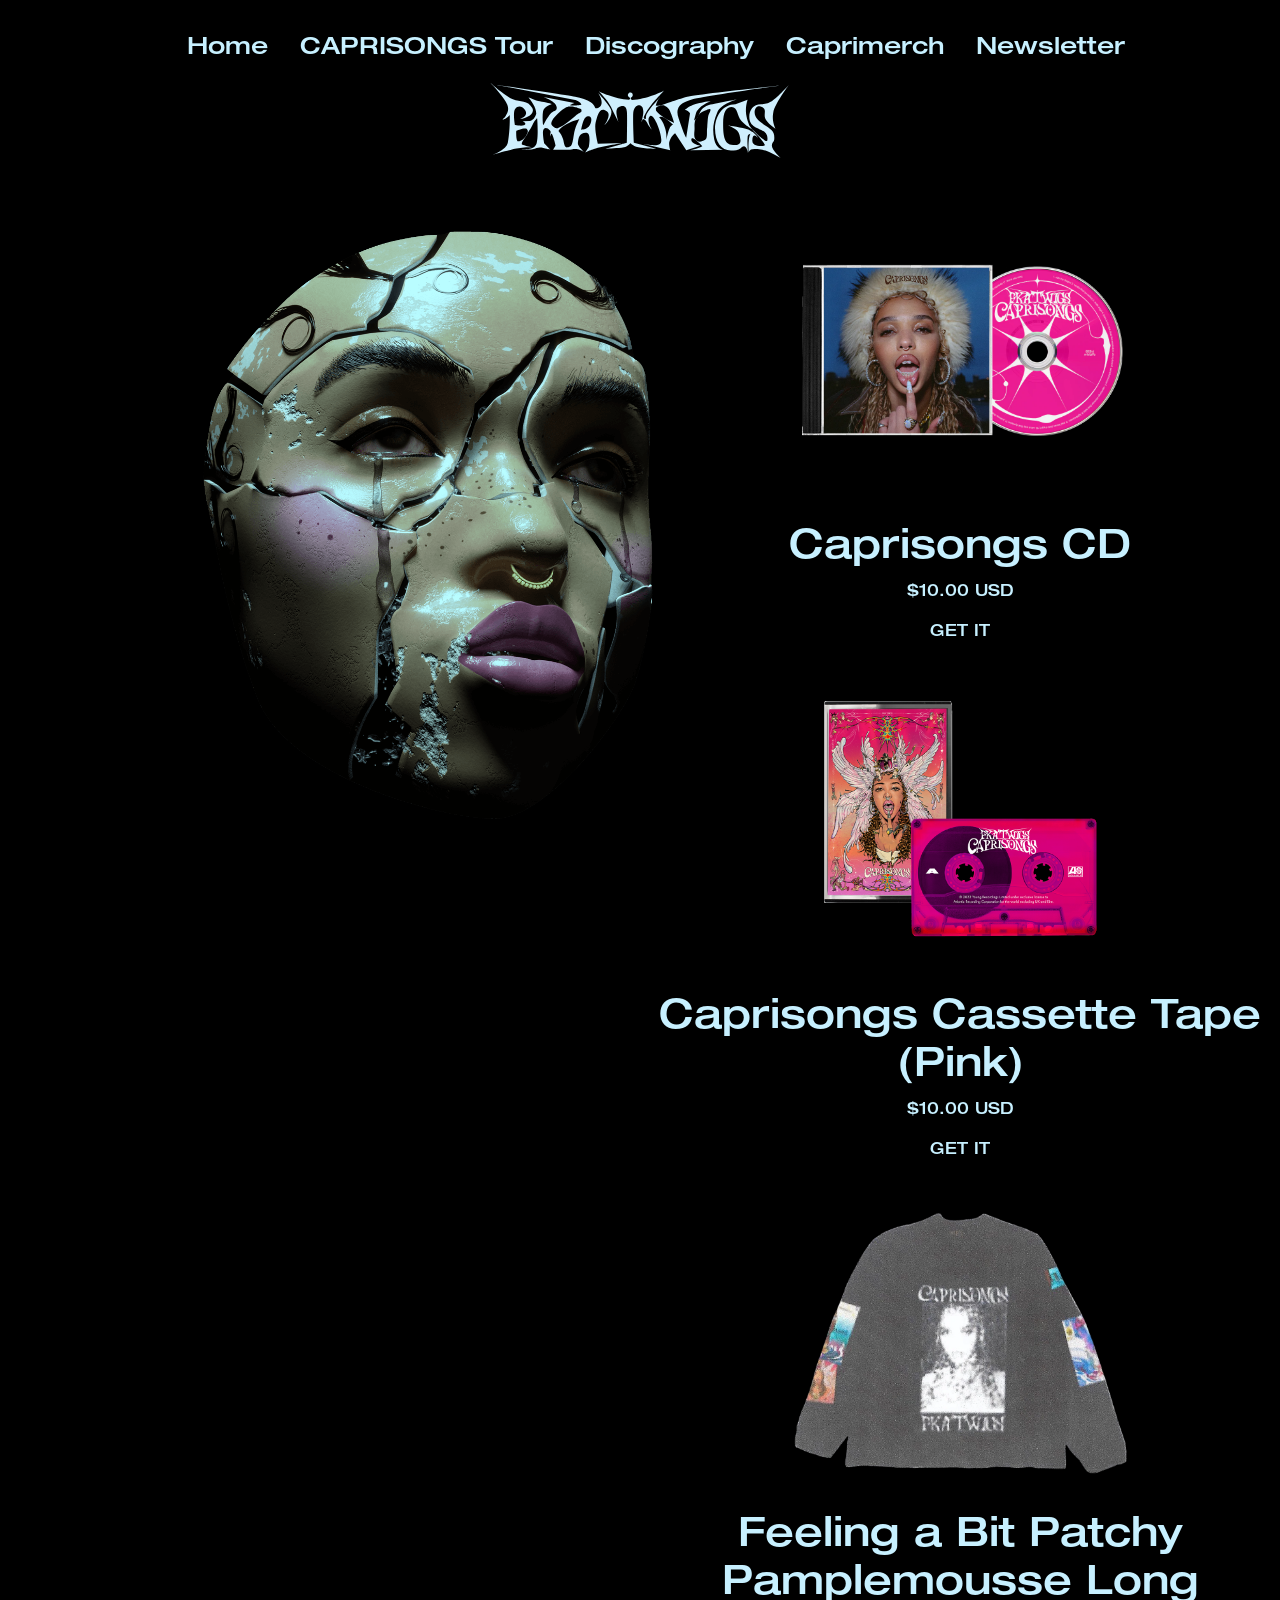
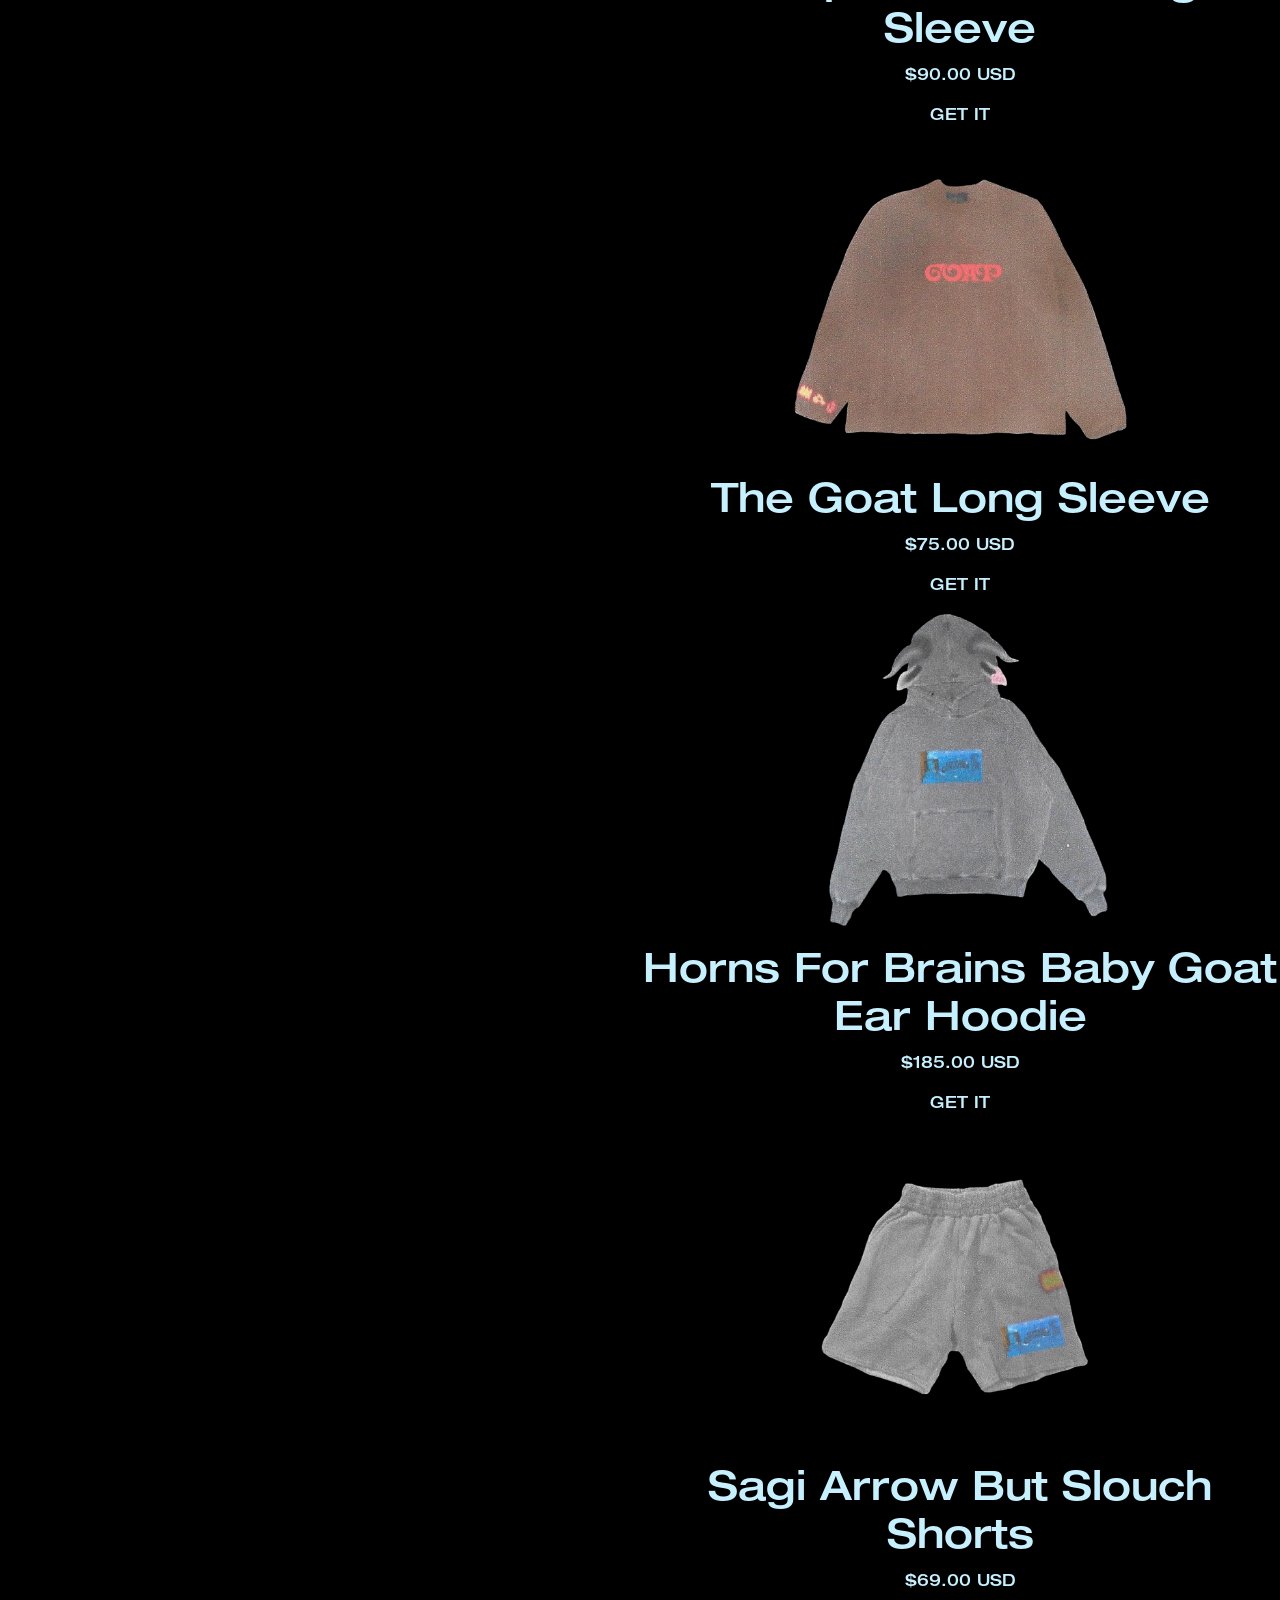
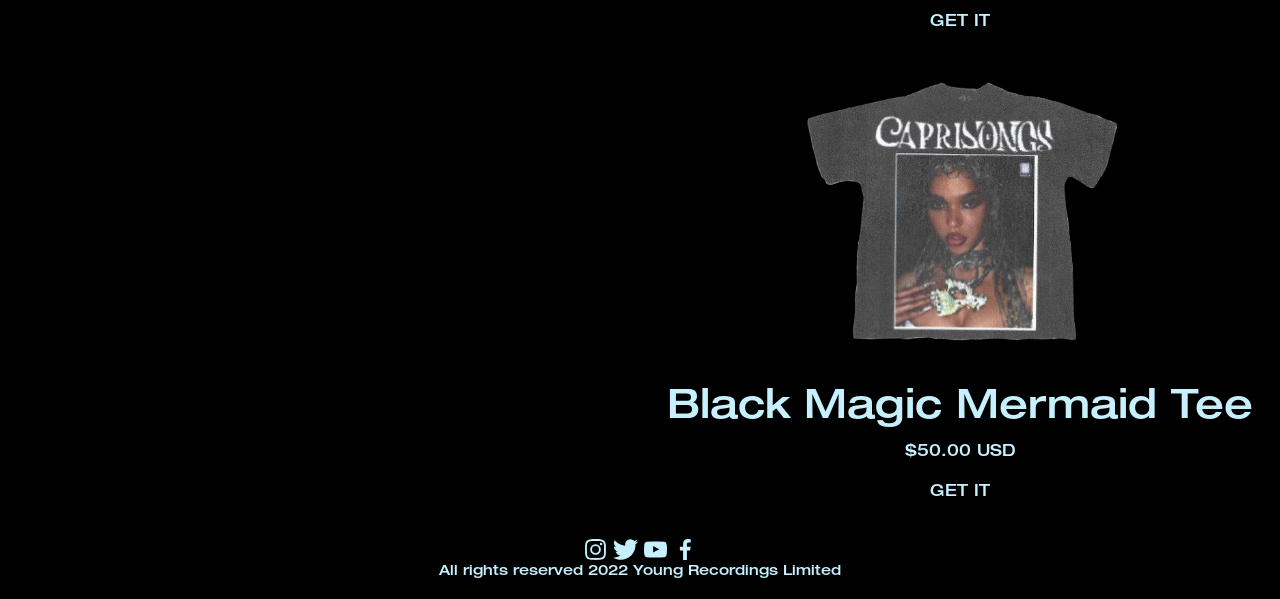
<file: pages/caprimerch.html>
<!DOCTYPE html>
<html lang="en">

<head>
    <meta charset="UTF-8">
    <meta http-equiv="X-UA-Compatible" content="IE=edge">
    <meta name="viewport" content="width=device-width, initial-scale=1.0">
    <meta name="description" content="Buy the new CAPRISONGS merch.">
    <meta name="keywords"  content="FKA Twigs merch, FKA Twigs clothing">
    <title>Caprimerch</title>
    <link rel="stylesheet" href="../css/style.css">
    <script src="../js/bootstrap.bundle.js"></script>
</head>

<body>
    <header class="header">
        <nav class="navbar navbar-dark navbar-expand-lg fixed-top navBarMobile">
            <div class="container-fluid">
                <a class="navbar-brand" href="#"></a>
                <button class="navbar-toggler" type="button" data-bs-toggle="offcanvas"
                    data-bs-target="#offcanvasNavbar" aria-controls="offcanvasNavbar">
                    <span class="navbar-toggler-icon"></span>
                </button>
                <div class="offcanvas offcanvas-end" tabindex="-1" id="offcanvasNavbar"
                    aria-labelledby="offcanvasNavbarLabel">
                    <div class="offcanvas-header bg-black show">
                        <button type="button" class="btn-close text-reset" data-bs-dismiss="offcanvas"
                            aria-label="Close"></button>
                    </div>
                    <div class="offcanvas-body bg-black">
                        <ul class="navbar-nav">
                            <li class="nav-item"><a href="../index.html">Home</a></li>
                            <li class="nav-item"><a href="./caprisongs-tour.html">CAPRISONGS Tour</a></li>
                            <li class="nav-item"><a href="./discography.html">Discography</a></li>
                            <li class="nav-item"><a href="./caprimerch.html">Caprimerch</a></li>
                            <li class="nav-item"><a href="./newsletter.html">Newsletter</a></li>
                        </ul>
                    </div>
                </div>
            </div>
        </nav>

        <nav class="navBar">
            <ul>
                <li><a href="../index.html">Home</a></li>
                <li><a href="./caprisongs-tour.html">CAPRISONGS Tour</a></li>
                <li><a href="./discography.html">Discography</a></li>
                <li><a href="./caprimerch.html">Caprimerch</a></li>
                <li><a href="./newsletter.html">Newsletter</a></li>
            </ul>
        </nav>
        <div class="logo">
            <img src="../images/icons/fkatwigs-logo-blue.svg" alt="FKA Twigs logo">
        </div>
    </header>
    <main>
        <div class="caprimerch">
            <img src="../images/caprimerch-background.png" id="twigsHead" alt="Artwork of FKA Twigs head">
            <div class="products">
                <div>
                    <img src="../images/caprimerch/cd.webp" width="350" height="350" alt="Capisongs CD">
                    <h1>Caprisongs CD</h1>
                    <p>$10.00 USD</p>
                    <a target="_blank" href="https://shop.fkatwi.gs/products/cd">GET IT</a>
                </div>
                <div>
                    <img src="../images/caprimerch/cassette.png" width="350" height="350" alt="Caprisongs Cassete Tape in color pink">
                    <h1>Caprisongs Cassette Tape (Pink)</h1>
                    <p>$10.00 USD</p>
                    <a target="_blank" href="https://shop.fkatwi.gs/products/caprisongs-cassette-tape-pink">GET IT</a>
                </div>
                <div>
                    <img src="../images/caprimerch/hoddie-1-front.webp" width="350" height="350" alt="Hoddie 1 front">
                    <h1>Feeling a Bit Patchy <br>Pamplemousse Long Sleeve</h1>
                    <p>$90.00 USD</p>
                    <a target="_blank"
                        href="https://store.fkatwigsofficial.com/products/feeling-a-bit-patchy-pamplemousse-long-sleeve">GET
                        IT</a>
                </div>
                <div>
                    <img src="../images/caprimerch/hoddie-2-front.webp" width="350" height="350" alt="Hoodie 2 front">
                    <h1>The Goat Long Sleeve</h1>
                    <p>$75.00 USD</p>
                    <a target="_blank" href="https://store.fkatwigsofficial.com/products/the-goat-long-sleeve">GET
                        IT</a>
                </div>
                <div>
                    <img src="../images/caprimerch/hoddie-3-front.webp" width="350" height="350" alt="Hoodie 3 front">
                    <h1>Horns For Brains Baby Goat Ear Hoodie</h1>
                    <p>$185.00 USD</p>
                    <a target="_blank"
                        href="https://store.fkatwigsofficial.com/products/horns-for-brains-baby-goat-ear-hoodie">GET
                        IT</a>
                </div>
                <div>
                    <img src="../images/caprimerch/short-front.webp" width="350" height="350" alt="Shorts front">
                    <h1>Sagi Arrow But Slouch Shorts</h1>
                    <p>$69.00 USD</p>
                    <a target="_blank"
                        href="https://store.fkatwigsofficial.com/products/sagi-arrow-but-slouch-shorts">GET
                        IT</a>
                </div>
                <div>
                    <img src="../images/caprimerch/tshirt-front.webp" width="350" height="350" alt="T-Shirt front">
                    <h1>Black Magic Mermaid Tee</h1>
                    <p>$50.00 USD</p>
                    <a target="_blank" href="https://store.fkatwigsofficial.com/products/black-magic-mermaid-tee">GET
                        IT</a>
                </div>
            </div>
        </div>
    </main>
    <footer>
        <div class="socialMedia">
            <a target="_blank" href="https://www.instagram.com/fkatwigs/">
                <img src="../images/icons/instagram.svg" width="30" height="30" alt="Instagam logo">
            </a>

            <a target="_blank" href="https://twitter.com/FKAtwigs">
                <img src="../images/icons/twitter.svg" width="30" height="30" alt="Twitter logo">
            </a>

            <a target="_blank"
                href="https://www.youtube.com/channel/UCXwsBnDQtx1i2qbgcHoQWNA?src=Linkfire&lId=6dcb1c57-d189-4aed-9a72-5ed7a70ad7a3&cId=d3d58fd7-4c47-11e6-9fd0-066c3e7a8751">
                <img src="../images/icons/youtube.svg" width="30" height="30" alt="YouTube logo">
            </a>

            <a target="_blank" href="https://www.facebook.com/fkatwigs">
                <img src="../images/icons/facebook.svg" width="30" height="30" alt="Facebook logo">
            </a>
        </div>
        <p>All rights reserved 2022 Young Recordings Limited</p>
    </footer>
</body>

</html>
</file>
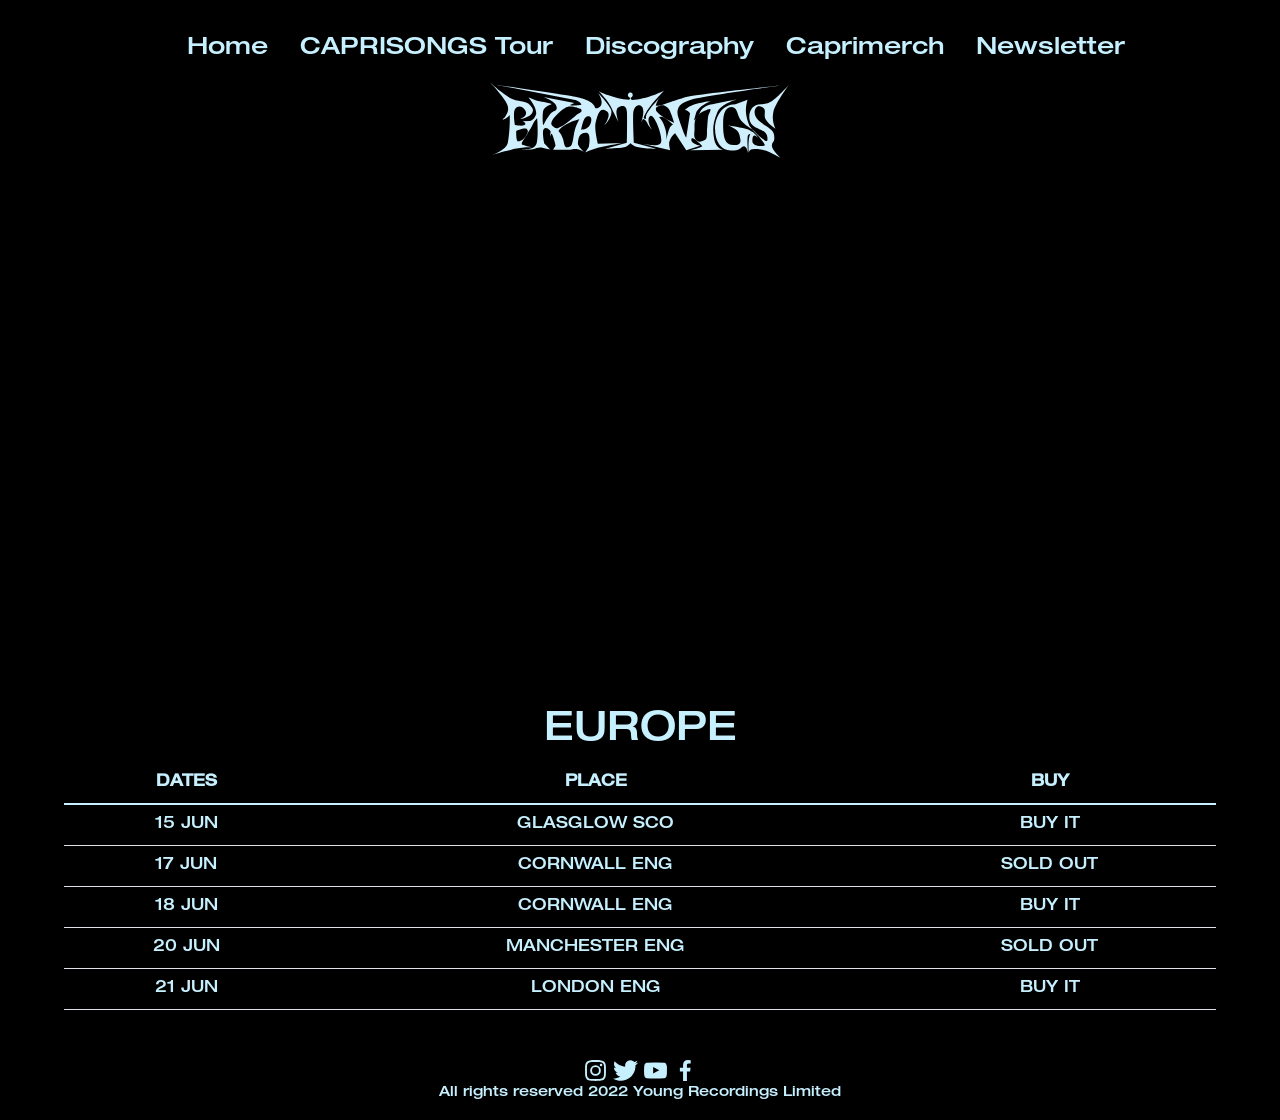
<file: pages/caprisongs-tour.html>
<!DOCTYPE html>
<html lang="en">

<head>
    <meta charset="UTF-8">
    <meta http-equiv="X-UA-Compatible" content="IE=edge">
    <meta name="viewport" content="width=device-width, initial-scale=1.0">
    <meta name="description" content="Buy tickets for CAPRISONGS Tour.">
    <meta name="keywords"  content="FKA Twigs dates, FKA Twigs concert,caprisongs tour, Caprisongs">
    <title>CAPRISONGS Tour</title>
    <link rel="stylesheet" href="../css/style.css">
    <script src="../js/bootstrap.bundle.js"></script>
</head>

<body>
    <header class="header">
        <nav class="navbar navbar-dark navbar-expand-lg fixed-top navBarMobile">
            <div class="container-fluid">
                <a class="navbar-brand" href="#"></a>
                <button class="navbar-toggler" type="button" data-bs-toggle="offcanvas"
                    data-bs-target="#offcanvasNavbar" aria-controls="offcanvasNavbar">
                    <span class="navbar-toggler-icon"></span>
                </button>
                <div class="offcanvas offcanvas-end" tabindex="-1" id="offcanvasNavbar"
                    aria-labelledby="offcanvasNavbarLabel">
                    <div class="offcanvas-header bg-black show">
                        <button type="button" class="btn-close text-reset" data-bs-dismiss="offcanvas"
                            aria-label="Close"></button>
                    </div>
                    <div class="offcanvas-body bg-black">
                        <ul class="navbar-nav">
                            <li class="nav-item"><a href="../index.html">Home</a></li>
                            <li class="nav-item"><a href="./caprisongs-tour.html">CAPRISONGS Tour</a></li>
                            <li class="nav-item"><a href="./discography.html">Discography</a></li>
                            <li class="nav-item"><a href="./caprimerch.html">Caprimerch</a></li>
                            <li class="nav-item"><a href="./newsletter.html">Newsletter</a></li>
                        </ul>
                    </div>
                </div>
            </div>
        </nav>

        <nav class="navBar">
            <ul>
                <li><a href="../index.html">Home</a></li>
                <li><a href="./caprisongs-tour.html">CAPRISONGS Tour</a></li>
                <li><a href="./discography.html">Discography</a></li>
                <li><a href="./caprimerch.html">Caprimerch</a></li>
                <li><a href="./newsletter.html">Newsletter</a></li>
            </ul>
        </nav>
        <div class="logo">
            <img src="../images/icons/fkatwigs-logo-blue.svg" alt="FKA Twigs logo">
        </div>
    </header>
    <main>
        <div class="capritour">
            <video src="../videos/capritour-background.mp4" autoplay muted loop class="capritourBackground"></video>
            <h1 class="title">EUROPE</h1>
            <table class="table">
                <thead>
                    <tr>
                        <th scope="col">DATES</th>
                        <th scope="col">PLACE</th>
                        <th scope="col">BUY</th>
                    </tr>
                </thead>
                <tbody>
                    <tr>
                        <td>15 JUN</td>
                        <td>GLASGLOW SCO</td>
                        <td><a target="_blank" href="https://www.theo2.co.uk/">BUY IT</a></td>
                    </tr>
                    <tr>
                        <td>17 JUN</td>
                        <td>CORNWALL ENG</td>
                        <td>SOLD OUT</td>
                    </tr>
                    <tr>
                        <td>18 JUN</td>
                        <td>CORNWALL ENG</td>
                        <td><a target="_blank" href="https://www.theo2.co.uk/">BUY IT</a></td>
                    </tr>
                    <tr>
                        <td>20 JUN</td>
                        <td>MANCHESTER ENG</td>
                        <td><a>SOLD OUT</a></td>
                    </tr>
                    <tr>
                        <td>21 JUN</td>
                        <td>LONDON ENG</td>
                        <td><a target="_blank" href="https://www.theo2.co.uk/">BUY IT</a></td>
                    </tr>
                </tbody>
            </table>
        </div>
    </main>
    <footer>
        <div class="socialMedia">
            <a target="_blank" href="https://www.instagram.com/fkatwigs/">
                <img src="../images/icons/instagram.svg" width="30" height="30" alt="Instagam logo">
            </a>

            <a target="_blank" href="https://twitter.com/FKAtwigs">
                <img src="../images/icons/twitter.svg" width="30" height="30" alt="Twitter logo">
            </a>

            <a target="_blank"
                href="https://www.youtube.com/channel/UCXwsBnDQtx1i2qbgcHoQWNA?src=Linkfire&lId=6dcb1c57-d189-4aed-9a72-5ed7a70ad7a3&cId=d3d58fd7-4c47-11e6-9fd0-066c3e7a8751">
                <img src="../images/icons/youtube.svg" width="30" height="30" alt="YouTube logo">
            </a>

            <a target="_blank" href="https://www.facebook.com/fkatwigs">
                <img src="../images/icons/facebook.svg" width="30" height="30" alt="Facebook logo">
            </a>
        </div>
        <p>All rights reserved 2022 Young Recordings Limited</p>
    </footer>
</body>

</html>
</file>
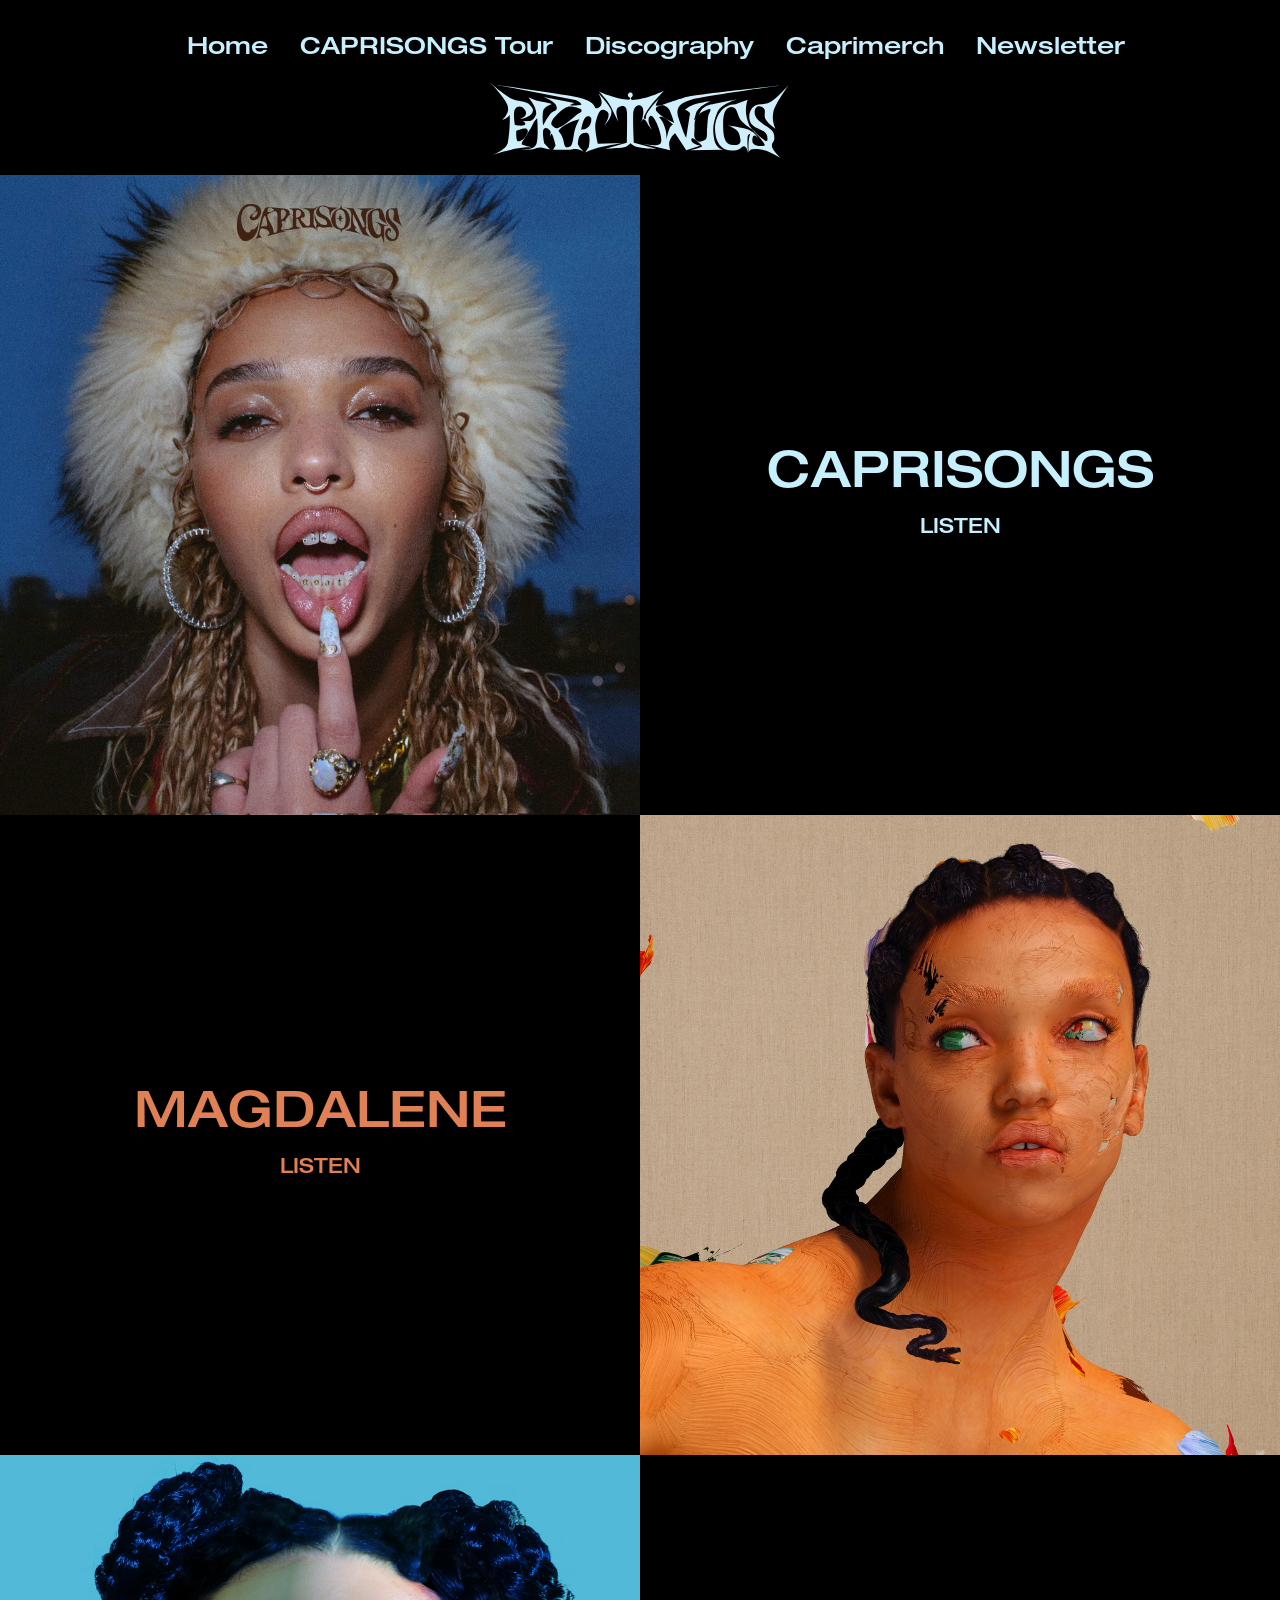
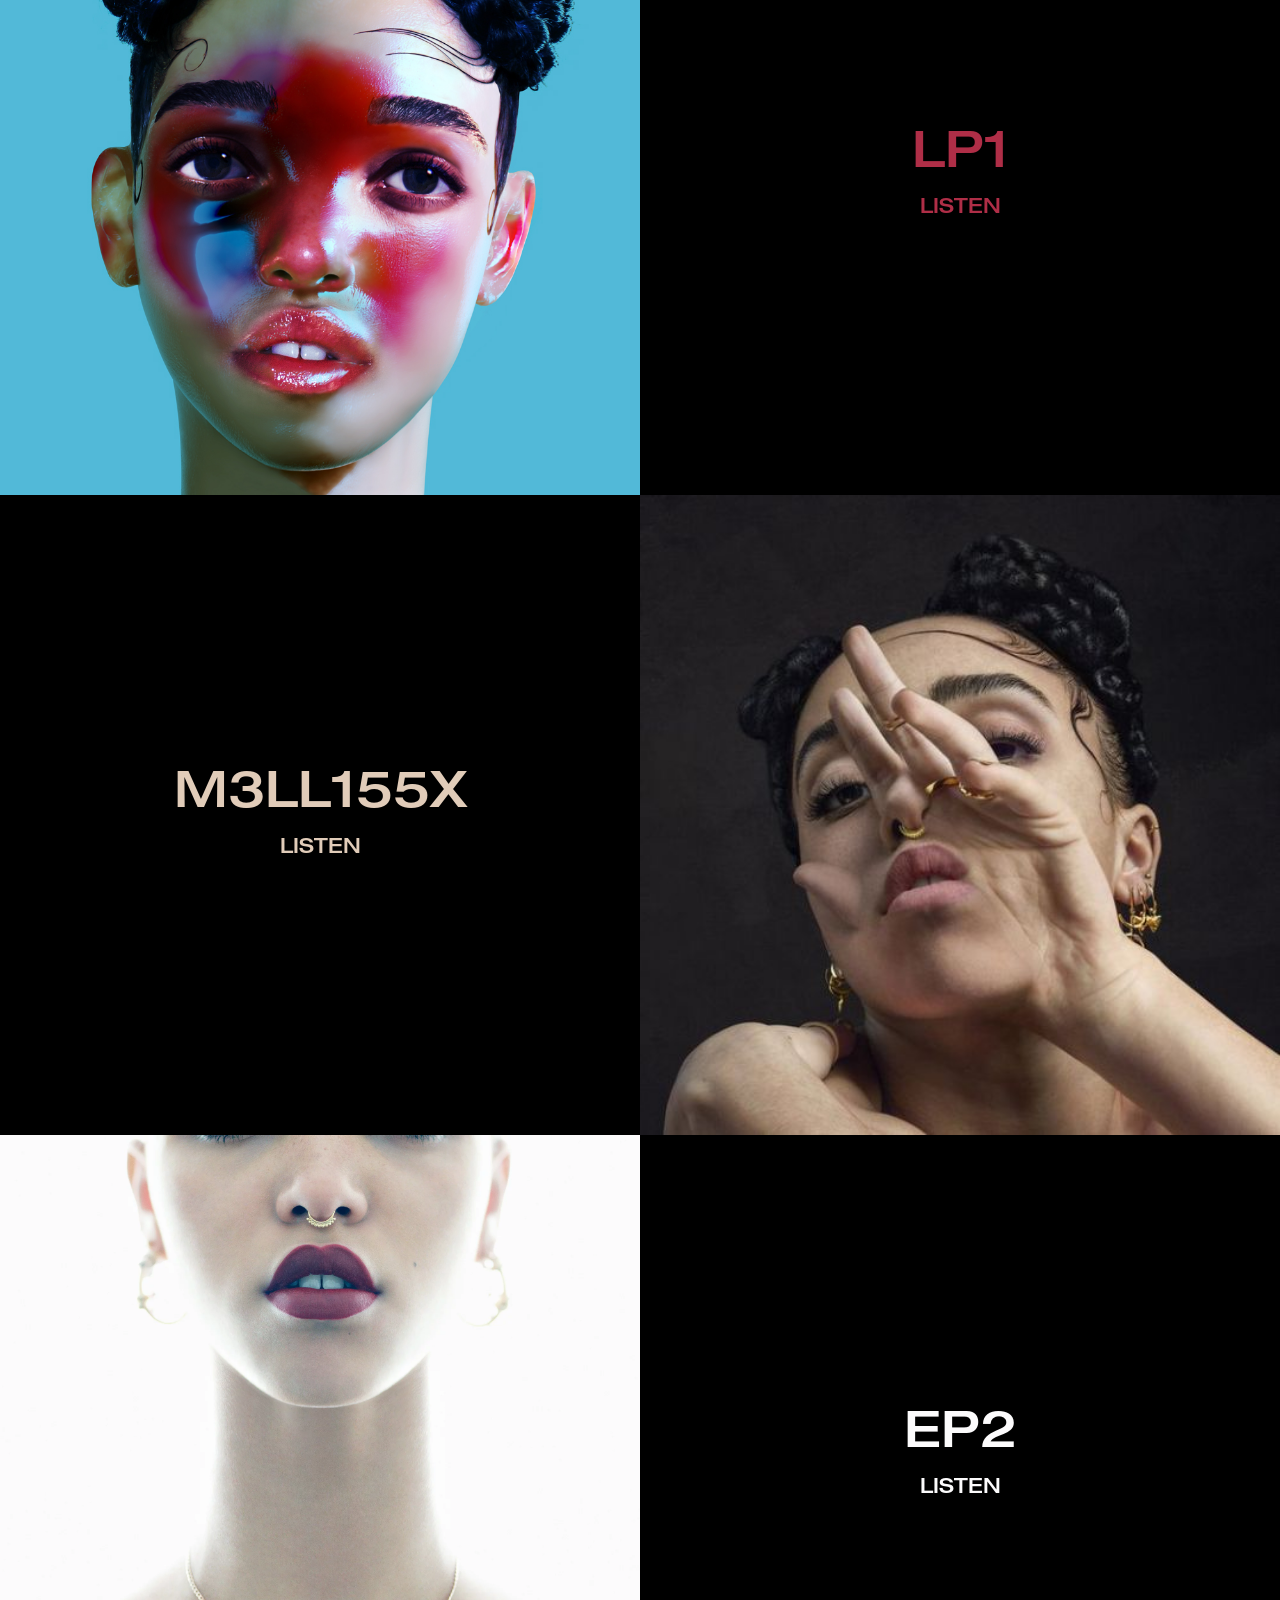
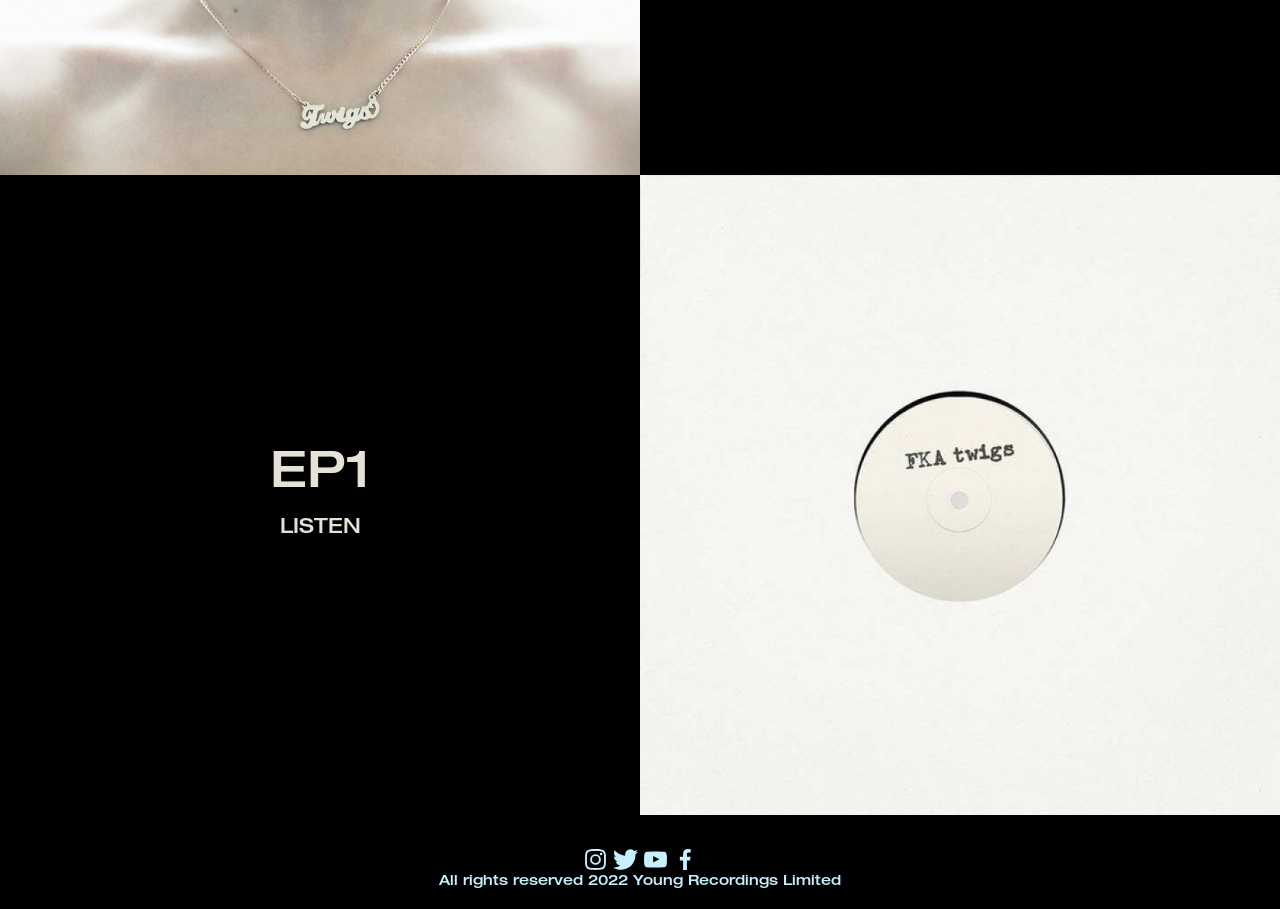
<file: pages/discography.html>
<!DOCTYPE html>
<html lang="en">

<head>
    <meta charset="UTF-8">
    <meta http-equiv="X-UA-Compatible" content="IE=edge">
    <meta name="viewport" content="width=device-width, initial-scale=1.0">
    <meta name="description" content="Get to know Twigs´s Discography.">
    <meta name="keywords"  content="FKA Twigs, fka twigs, Caprisongs, Magdalene, LP1, EP1, EP2">
    <title>Discography</title>
    <link rel="stylesheet" href="../css/style.css">
    <script src="../js/bootstrap.bundle.js"></script>
</head>

<body>
    <header class="header">
        <nav class="navbar navbar-dark navbar-expand-lg fixed-top navBarMobile">
            <div class="container-fluid">
                <a class="navbar-brand" href="#"></a>
                <button class="navbar-toggler" type="button" data-bs-toggle="offcanvas"
                    data-bs-target="#offcanvasNavbar" aria-controls="offcanvasNavbar">
                    <span class="navbar-toggler-icon"></span>
                </button>
                <div class="offcanvas offcanvas-end" tabindex="-1" id="offcanvasNavbar"
                    aria-labelledby="offcanvasNavbarLabel">
                    <div class="offcanvas-header bg-black show">
                        <button type="button" class="btn-close text-reset" data-bs-dismiss="offcanvas"
                            aria-label="Close"></button>
                    </div>
                    <div class="offcanvas-body bg-black">
                        <ul class="navbar-nav">
                            <li class="nav-item"><a href="../index.html">Home</a></li>
                            <li class="nav-item"><a href="./caprisongs-tour.html">CAPRISONGS Tour</a></li>
                            <li class="nav-item"><a href="./discography.html">Discography</a></li>
                            <li class="nav-item"><a href="./caprimerch.html">Caprimerch</a></li>
                            <li class="nav-item"><a href="./newsletter.html">Newsletter</a></li>
                        </ul>
                    </div>
                </div>
            </div>
        </nav>

        <nav class="navBar">
            <ul>
                <li><a href="../index.html">Home</a></li>
                <li><a href="./caprisongs-tour.html">CAPRISONGS Tour</a></li>
                <li><a href="./discography.html">Discography</a></li>
                <li><a href="./caprimerch.html">Caprimerch</a></li>
                <li><a href="./newsletter.html">Newsletter</a></li>
            </ul>
        </nav>
        <div class="logo">
            <img src="../images/icons/fkatwigs-logo-blue.svg" alt="FKA Twigs logo">
        </div>
    </header>
    <main>
        <div class="discography">
            <div class="caprisongs">
                <img src="../images/discography/caprisongs-cover.jpg" width="350" height="350" alt="CAPRISONGS cover image">
                <div>
                    <h1>CAPRISONGS</h1>
                    <a target="_blank"
                        href="https://open.spotify.com/album/3G77BQuJy3jahjdkKQNNNM?si=A54yVE-EQuC8p64gYjKTvw&_branch_match_id=1039345807855148964&utm_medium=marketing&_branch_referrer=H4sIAAAAAAAAA8soKSkottLXLy7IL8lMq9TLyczL1nd2DAjyDPb3cw8GAMMeOr4fAAAA&nd=1">LISTEN</a>
                </div>
            </div>
            <div class="magdalene">
                <img src="../images/discography/magdalene-cover.jpg" width="350" height="350" alt="MAGDALENE cover image">
                <div>
                    <h1>MAGDALENE</h1>
                    <a target="_blank" href="https://open.spotify.com/album/2w8Wshbp9RCPJdPU1iOpaY">LISTEN</a>
                </div>
            </div>
            <div class="lp1">
                <img src="../images/discography/lp1-cover.jpg" width="350" height="350" alt="LP1 cover image">
                <div>
                    <h1>LP1</h1>
                    <a target="_blank" href="https://open.spotify.com/album/5VqGGKeWpIBRFh4M4XmqDK">LISTEN</a>
                </div>
            </div>
            <div class="m3ll155x">
                <img src="../images/discography/m3ll155x-cover.jpg" width="350" height="350" alt="m3ll155x cover image">
                <div>
                    <h1>M3LL155X</h1>
                    <a target="_blank"
                        href="https://open.spotify.com/album/2RUX2ps4xMNTyI2iAwVyf3?autoplay=true">LISTEN</a>
                </div>
            </div>
            <div class="ep2">
                <img src="../images/discography/ep2-cover.webp" width="350" height="350" alt="EP2 cover image">
                <div>
                    <h1>EP2</h1>
                    <a target="_blank"
                        href="https://open.spotify.com/album/29TfvskYkqsTpiNkyUYruw?autoplay=true">LISTEN</a>
                </div>
            </div>
            <div class="ep1">
                <img src="../images/discography/ep1-cover.jpg" width="350" height="350" alt="EP1 cover image">
                <div>
                    <h1>EP1</h1>
                    <a target="_blank"
                        href="https://open.spotify.com/album/7KbIFEpOqDkCkq2mBUzJuD?autoplay=true">LISTEN</a>
                </div>
            </div>
        </div>
    </main>
    <footer>
        <div class="socialMedia">
            <a target="_blank" href="https://www.instagram.com/fkatwigs/">
                <img src="../images/icons/instagram.svg" width="30" height="30" alt="Instagam logo">
            </a>

            <a target="_blank" href="https://twitter.com/FKAtwigs">
                <img src="../images/icons/twitter.svg" width="30" height="30" alt="Twitter logo">
            </a>

            <a target="_blank"
                href="https://www.youtube.com/channel/UCXwsBnDQtx1i2qbgcHoQWNA?src=Linkfire&lId=6dcb1c57-d189-4aed-9a72-5ed7a70ad7a3&cId=d3d58fd7-4c47-11e6-9fd0-066c3e7a8751">
                <img src="../images/icons/youtube.svg" width="30" height="30" alt="YouTube logo">
            </a>

            <a target="_blank" href="https://www.facebook.com/fkatwigs">
                <img src="../images/icons/facebook.svg" width="30" height="30" alt="Facebook logo">
            </a>
        </div>
        <p>All rights reserved 2022 Young Recordings Limited</p>
    </footer>
</body>

</html>
</file>
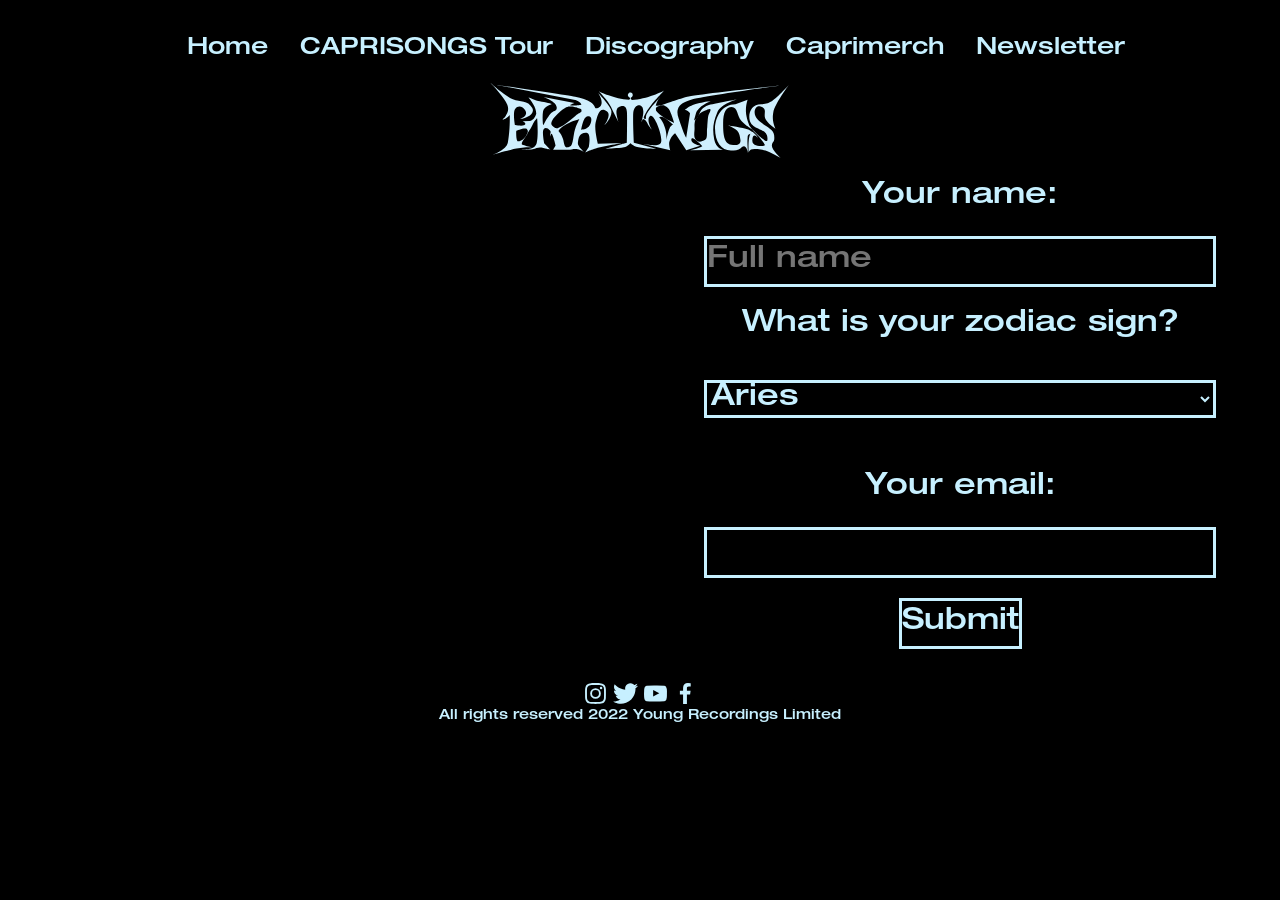
<file: pages/newsletter.html>
<!DOCTYPE html>
<html lang="en">

<head>
    <meta charset="UTF-8">
    <meta http-equiv="X-UA-Compatible" content="IE=edge">
    <meta name="viewport" content="width=device-width, initial-scale=1.0">
    <meta name="description" content="Subscribe to get the latest news of FKA Twigs.">
    <meta name="keywords"  content="FKA Twigs news">
    <title>Newsletter</title>
    <link rel="stylesheet" href="../css/style.css">
    <script src="../js/bootstrap.bundle.js"></script>
</head>

<body>
    <header class="header">
        <nav class="navbar navbar-dark navbar-expand-lg fixed-top navBarMobile">
            <div class="container-fluid">
                <a class="navbar-brand" href="#"></a>
                <button class="navbar-toggler" type="button" data-bs-toggle="offcanvas"
                    data-bs-target="#offcanvasNavbar" aria-controls="offcanvasNavbar">
                    <span class="navbar-toggler-icon"></span>
                </button>
                <div class="offcanvas offcanvas-end" tabindex="-1" id="offcanvasNavbar"
                    aria-labelledby="offcanvasNavbarLabel">
                    <div class="offcanvas-header bg-black show">
                        <button type="button" class="btn-close text-reset" data-bs-dismiss="offcanvas"
                            aria-label="Close"></button>
                    </div>
                    <div class="offcanvas-body bg-black">
                        <ul class="navbar-nav">
                            <li class="nav-item"><a href="../index.html">Home</a></li>
                            <li class="nav-item"><a href="./caprisongs-tour.html">CAPRISONGS Tour</a></li>
                            <li class="nav-item"><a href="./discography.html">Discography</a></li>
                            <li class="nav-item"><a href="./caprimerch.html">Caprimerch</a></li>
                            <li class="nav-item"><a href="./newsletter.html">Newsletter</a></li>
                        </ul>
                    </div>
                </div>
            </div>
        </nav>

        <nav class="navBar">
            <ul>
                <li><a href="../index.html">Home</a></li>
                <li><a href="./caprisongs-tour.html">CAPRISONGS Tour</a></li>
                <li><a href="./discography.html">Discography</a></li>
                <li><a href="./caprimerch.html">Caprimerch</a></li>
                <li><a href="./newsletter.html">Newsletter</a></li>
            </ul>
        </nav>
        <div class="logo">
            <img src="../images/icons/fkatwigs-logo-blue.svg" alt="FKA Twigs logo">
        </div>
    </header>
    <main>
        <div class="newsletter">
            <video src="../videos/newsletter-background.mp4" autoplay="true" muted loop class="videoNewsletter"></video>
            <div class="form">
                <form action="" method="" enctype="">
                    <div class="entrada">
                        <label for="name">Your name:</label>
                        <input type="text" id="name" name="name" placeholder="Full name">
                    </div>
                    <div class="selector">
                        <label for="zodiac">What is your zodiac sign?</label>
                        <select name="zodiac" id="zodiac">
                            <option value="Aries">Aries</option>
                            <option value="Taurus">Taurus</option>
                            <option value="Gemini">Gemini</option>
                            <option value="Cancer">Cancer</option>
                            <option value="Leo">Leo</option>
                            <option value="Virgo">Virgo</option>
                            <option value="Libra">Libra</option>
                            <option value="Scorpio">Scorpio</option>
                            <option value="Sagittarius">Sagittarius</option>
                            <option value="Capricorn">Capricorn</option>
                            <option value="Aquarius">Aquarius</option>
                            <option value="Pisces">Pisces</option>
                        </select>
                    </div>
                    <div class="entrada">
                        <label for="email">Your email:</label>
                        <input type="text" id="email" name="email">
                    </div>
                    <div>
                        <input type="submit" value="Submit" class="newsletter-button" >
                    </div>
                </form>
            </div>
        </div>
    </main>
    <footer>
        <div class="socialMedia">
            <a target="_blank" href="https://www.instagram.com/fkatwigs/">
                <img src="../images/icons/instagram.svg" width="30" height="30" alt="Instagam logo">
            </a>

            <a target="_blank" href="https://twitter.com/FKAtwigs">
                <img src="../images/icons/twitter.svg" width="30" height="30" alt="Twitter logo">
            </a>

            <a target="_blank"
                href="https://www.youtube.com/channel/UCXwsBnDQtx1i2qbgcHoQWNA?src=Linkfire&lId=6dcb1c57-d189-4aed-9a72-5ed7a70ad7a3&cId=d3d58fd7-4c47-11e6-9fd0-066c3e7a8751">
                <img src="../images/icons/youtube.svg" width="30" height="30" alt="YouTube logo">
            </a>

            <a target="_blank" href="https://www.facebook.com/fkatwigs">
                <img src="../images/icons/facebook.svg" width="30" height="30" alt="Facebook logo">
            </a>
        </div>
        <p>All rights reserved 2022 Young Recordings Limited</p>
    </footer>
</body>

</html>
</file>
<file: css/style.css>
@import"../css/bootstrap.css";.caprimerch{width:100%;display:grid;grid-template-columns:50% 50%;grid-template-areas:"ele1 ele2"}.caprimerch a:hover{text-decoration:underline #c7f0ff}#twigsHead{width:auto;height:70%;grid-area:ele1;position:fixed;bottom:60px;left:120px}.fkaTwigsLogo{width:700px}.products{grid-area:ele2;display:flex;flex-direction:column;justify-content:center;align-items:center}@media screen and (max-width: 1024px){.caprimerch{width:100%;display:flex;flex-direction:column;justify-content:center;align-items:center}.caprimerch p{font-size:20px}.caprimerch a{font-size:20px}#twigsHead{width:70%;height:auto;position:relative;margin:0 auto;left:0;top:0}}@media screen and (max-width: 500px){.logo{width:100%}.logo img{margin-top:32px;width:60%}}.dates{margin-top:32px}table a:hover{text-decoration:underline #c7f0ff}.capritour{display:flex;flex-direction:column;justify-content:center;align-items:center;width:100%}.capritourBackground{width:80%}@media screen and (max-width: 500px){.logo{width:100%}.logo img{margin-top:32px;width:60%}}.caprisongs,.ep1,.ep2,.m3ll155x,.lp1,.magdalene{width:100%;display:flex}.caprisongs img,.ep1 img,.ep2 img,.m3ll155x img,.lp1 img,.magdalene img{width:50%;height:50%}.caprisongs div,.ep1 div,.ep2 div,.m3ll155x div,.lp1 div,.magdalene div{width:50%;display:flex;flex-direction:column;justify-content:center;align-items:center}.caprisongs a,.ep1 a,.ep2 a,.m3ll155x a,.lp1 a,.magdalene a{font-size:20px}.caprisongs h1,.ep1 h1,.ep2 h1,.m3ll155x h1,.lp1 h1,.magdalene h1{font-size:50px}.caprisongs div:hover,.ep1 div:hover,.ep2 div:hover,.m3ll155x div:hover,.lp1 div:hover,.magdalene div:hover{background-image:linear-gradient(to bottom, #9c7b6c, #26588d);color:#fff}.magdalene{flex-direction:row-reverse}.magdalene div{color:#e08155}.magdalene div:hover{background-image:linear-gradient(to bottom, #c6ae94, #E08155);color:#fff}.lp1 div{color:#af2e47}.lp1 div:hover{background-image:linear-gradient(to bottom, #52b9d8, #AF2E47);color:#fff}.m3ll155x{flex-direction:row-reverse}.m3ll155x div{color:#e1ccb9}.m3ll155x div:hover{background-image:linear-gradient(to bottom, #E1CCB9, #232124);color:#fff}.ep2 div{color:#fcfbfc}.ep2 div:hover{background-image:linear-gradient(to bottom, #FCFBFC, #ada79c);color:#fff}.ep1{flex-direction:row-reverse}.ep1 div{color:#e5e1d6}.ep1 div:hover{background-image:linear-gradient(to bottom, #f7f6f2, #d3cbbe);color:#fff}@media screen and (max-width: 1024px){.discography{width:100%;display:flex;flex-direction:column}.caprisongs,.magdalene,.lp1,.m3ll155x,.ep2,.ep1{display:flex;flex-direction:column;justify-content:center;align-items:center;width:100%;height:100%}.caprisongs img,.magdalene img,.lp1 img,.m3ll155x img,.ep2 img,.ep1 img{width:100%;height:100%}.caprisongs a,.magdalene a,.lp1 a,.m3ll155x a,.ep2 a,.ep1 a{font-size:30px}.caprisongs h1,.magdalene h1,.lp1 h1,.m3ll155x h1,.ep2 h1,.ep1 h1{font-size:40px}.caprisongs div,.magdalene div,.lp1 div,.m3ll155x div,.ep2 div,.ep1 div{width:100%;height:100vw}}@media screen and (max-width: 500px){.logo{width:100%}.logo img{margin-top:32px;width:60%}}.newsletter{font-size:30px;display:flex;flex-direction:row;align-items:center}.form{display:flex;flex-direction:column;justify-content:center;align-items:center;width:50%}.form form{width:100%}.videoNewsletter{width:50%}.logo img{margin-top:-32px;width:300px}.entrada{width:50vw}input{width:80%;margin-top:16px;background-color:#000;border:3px solid #c7f0ff;color:#c7f0ff}.selector{width:80%;margin-top:16px;margin-bottom:16px}.selector select{background-color:#000;color:#c7f0ff;border:3px solid #c7f0ff;text-align:left;width:100%;margin-top:32px;margin-bottom:32px;display:block}.nav-item:hover{color:#000}.newsletter-button{width:100%;color:#c7f0ff;background-color:#000;margin-top:20px}@media screen and (max-width: 1024px){.newsletter{display:inline-block;position:relative;font-size:20px}.videoNewsletter{width:100%;z-index:-5}.form{position:absolute;top:0%;left:0%;width:100%;height:100%;display:flex;flex-direction:column;justify-content:center;align-items:center}.form .selector{width:80%}.form .selector select{margin-top:0px;margin-bottom:0px}.form .entrada{width:100%}.form button{background-color:rgba(0,0,0,0);margin-top:20px}input{width:80%;margin-top:16px}}@media screen and (max-width: 500px){.logo{width:100%}.logo img{margin-top:32px;width:60%}.entrada{width:100%}.newsletter{font-size:15px}.selector{width:80%;margin-top:16px;margin-bottom:16px}.selector select{margin-top:0px;margin-bottom:0px}}@font-face{font-family:"Helvetica-custom";src:url(../css/font/Helvetica.otf)}*{padding:0;margin:0;box-sizing:border-box}body{overflow-x:hidden;font-family:"Helvetica-custom";text-align:center;color:#c7f0ff;background-color:#000}a{text-decoration:none;color:inherit}a:hover{color:#c7f0ff}.discography a:hover{color:#fff}header{height:80px;width:100%;display:flex;display:flex;flex-direction:row;justify-content:center;align-items:center;gap:32px}footer{width:100%;margin-top:32px;font-size:14px}footer img{width:25px;height:25px}ul{font-size:24px;display:flex;gap:32px}li{display:inline-block}.title{margin-top:20px}.table{width:90%;color:#c7f0ff}form{width:100%;display:flex;flex-direction:column;justify-content:center;align-items:center}#subtitle{font-size:30px;margin-top:10px;margin-bottom:16px}li:hover{text-decoration:underline #c7f0ff}.header{margin-top:55px;height:80px;width:100%;display:flex;flex-direction:column;justify-content:center;align-items:center;gap:32px;margin-bottom:40px}.navBarMobile{display:none}#barIcon{display:none}.cover{display:block;width:350px;height:350px;margin:0 auto}.caprisongs-logo{display:block;margin:0 auto;width:300px;padding-top:16px}.video{position:fixed;right:0;bottom:0;min-width:100%;min-height:100%;z-index:-1}.platforms{display:flex;flex-direction:row;justify-content:center;align-items:center;flex-wrap:wrap;gap:16px;margin-top:32px}.spotify{display:inline-block;padding-right:5px}.apple-music{display:inline-block;padding-left:5px;padding-right:5px}.deezer{display:inline-block;padding-left:5px}@media screen and (max-width: 1024px){form{width:60%}header{height:100px;margin-top:0px}.fkaTwigsLogo{width:90%}.cover{width:75%;height:auto;margin:0 auto}.platforms{display:flex;flex-direction:column;justify-content:center;align-items:center}.header{margin-top:40px;height:80px;width:100%;display:flex;flex-direction:column;justify-content:center;align-items:center;gap:32px;margin-bottom:40px}.navBarMobile{display:block}.navBar{display:none}.navBar ul{display:none}.logo{margin-bottom:32px}#barIcon{position:absolute;left:30px;display:inline-block;width:7%}}
</file>
